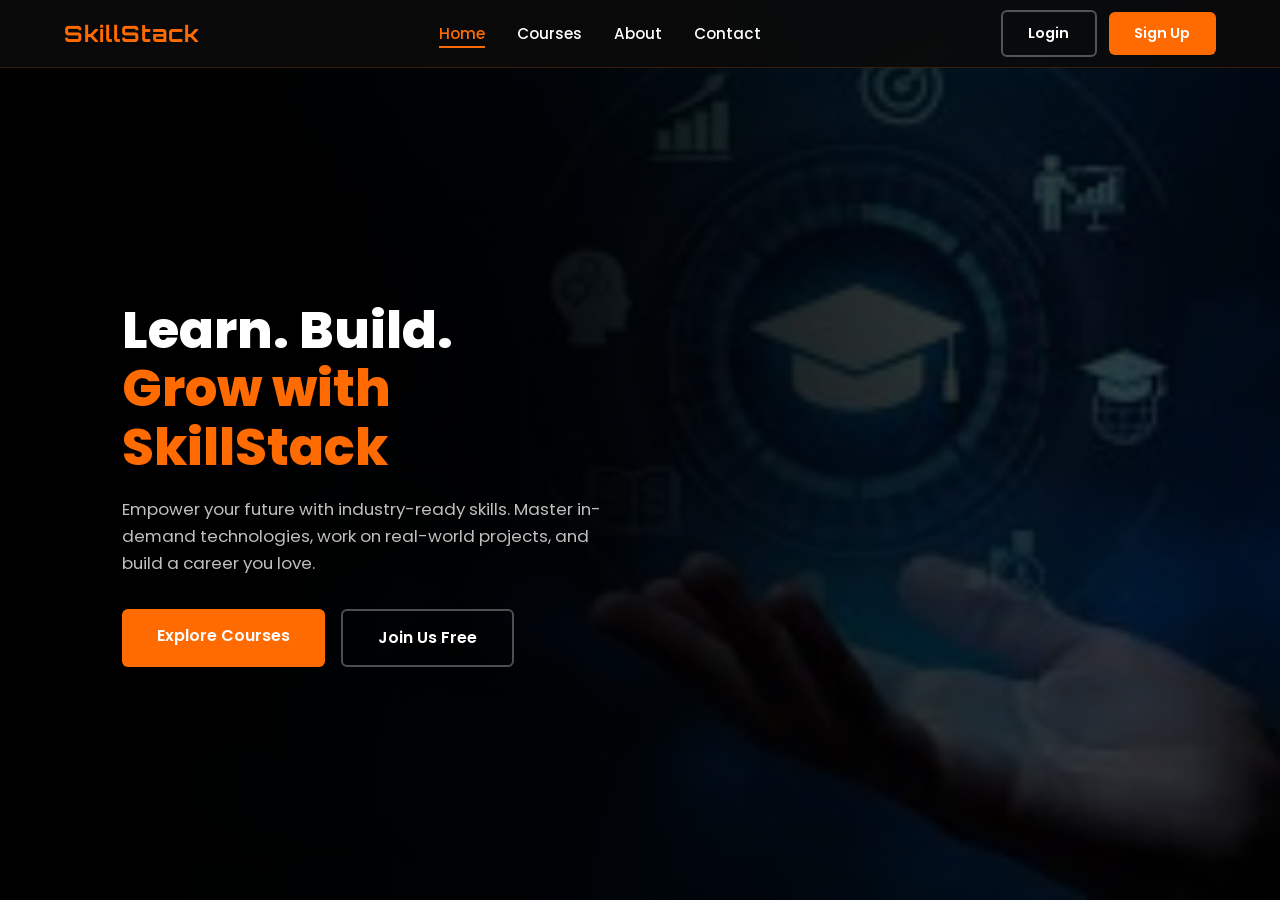
<file: index.html>
<!DOCTYPE html>
<html lang="en">
<head>
  <meta charset="UTF-8">
  <meta name="viewport" content="width=device-width, initial-scale=1.0">
  <title>SkillStack - Learn and Grow</title>
  <link rel="stylesheet" href="styles.css">
</head>
<body>

  <nav class="navbar">
    <div class="icon">
      <h2 class="logo">SkillStack</h2>
    </div>
    <div class="menu">
      <ul>
        <li><a href="index.html" class="active">Home</a></li>
        <li><a href="courses.html">Courses</a></li>
        <li><a href="about.html">About</a></li>
        <li><a href="contact.html">Contact</a></li>
      </ul>
    </div>
    <div class="nav-cta">
      <a href="login.html" class="btn btn-outline">Login</a>
      <a href="signup.html" class="btn btn-primary">Sign Up</a>
    </div>
  </nav>

  <section class="hero">
    <div class="hero-bg"></div>
    <div class="hero-overlay"></div>
    <div class="hero-content">
      <h1>Learn. Build.<br><span>Grow with SkillStack</span></h1>
      <p>Empower your future with industry-ready skills. Master in-demand technologies, work on real-world projects, and build a career you love.</p>
      <div class="hero-btns">
        <a href="courses.html" class="btn btn-primary btn-lg">Explore Courses</a>
        <a href="signup.html" class="btn btn-outline btn-lg">Join Us Free</a>
      </div>
    </div>
  </section>

</body>
</html>
</file>
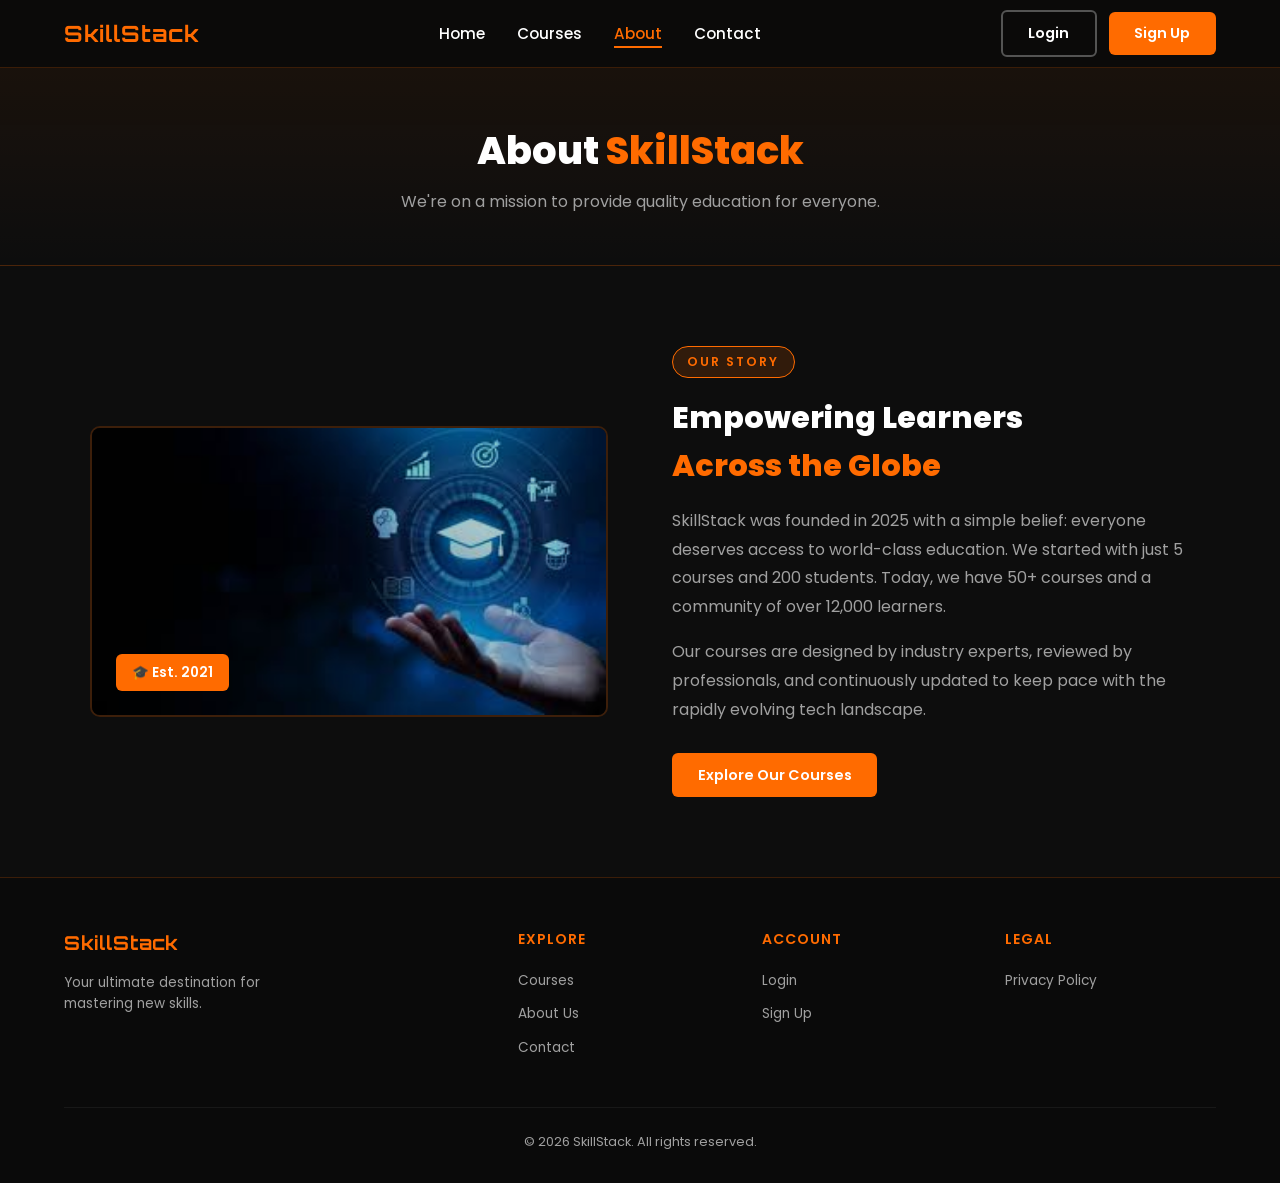
<file: about.html>
<!DOCTYPE html>
<html lang="en">
<head>
  <meta charset="UTF-8">
  <meta name="viewport" content="width=device-width, initial-scale=1.0">
  <title>About Us - SkillStack</title>
  <link rel="stylesheet" href="styles.css">
</head>
<body>

  <nav class="navbar">
    <div class="icon"><h2 class="logo">SkillStack</h2></div>
    <div class="menu">
      <ul>
        <li><a href="index.html">Home</a></li>
        <li><a href="courses.html">Courses</a></li>
        <li><a href="about.html" class="active">About</a></li>
        <li><a href="contact.html">Contact</a></li>
      </ul>
    </div>
    <div class="nav-cta">
      <a href="login.html" class="btn btn-outline">Login</a>
      <a href="signup.html" class="btn btn-primary">Sign Up</a>
    </div>
  </nav>

  <div class="page-banner">
    <h1>About <span>SkillStack</span></h1>
    <p>We're on a mission to provide quality education for everyone.</p>
  </div>

  <section>
    <div class="about-grid">
      <div class="about-img-wrap">
        <img src="images.jpeg" alt="SkillStack Learning Platform">
        <div class="badge">🎓 Est. 2021</div>
      </div>
      <div>
        <div class="hero-tag" style="margin-bottom:1rem;">Our Story</div>
        <h2 style="font-size:1.9rem;font-weight:800;margin-bottom:1rem;">Empowering Learners<br><span style="color:var(--orange);">Across the Globe</span></h2>
        <p style="color:var(--text-muted);margin-bottom:1rem;line-height:1.8;">
          SkillStack was founded in 2025 with a simple belief: everyone deserves access to world-class education. We started with just 5 courses and 200 students. Today, we have 50+ courses and a community of over 12,000 learners.
        </p>
        <p style="color:var(--text-muted);margin-bottom:1.8rem;line-height:1.8;">
          Our courses are designed by industry experts, reviewed by professionals, and continuously updated to keep pace with the rapidly evolving tech landscape.
        </p>
        <a href="courses.html" class="btn btn-primary">Explore Our Courses</a>
      </div>
    </div>
  </section>

  <footer class="footer">
    <div class="footer-grid">
      <div class="footer-brand">
        <h2 class="logo">SkillStack</h2>
        <p>Your ultimate destination for mastering new skills.</p>
      </div>
      <div class="footer-col">
        <h4>Explore</h4>
        <ul>
          <li><a href="courses.html">Courses</a></li>
          <li><a href="about.html">About Us</a></li>
          <li><a href="contact.html">Contact</a></li>
        </ul>
      </div>
      <div class="footer-col">
        <h4>Account</h4>
        <ul>
          <li><a href="login.html">Login</a></li>
          <li><a href="signup.html">Sign Up</a></li>
        </ul>
      </div>
      <div class="footer-col">
        <h4>Legal</h4>
        <ul>
          <li><a href="#">Privacy Policy</a></li>
        </ul>
      </div>
    </div>
    <div class="footer-bottom">
      <p>&copy; 2026 SkillStack. All rights reserved.</p>
    </div>
  </footer>

</body>
</html>
</file>
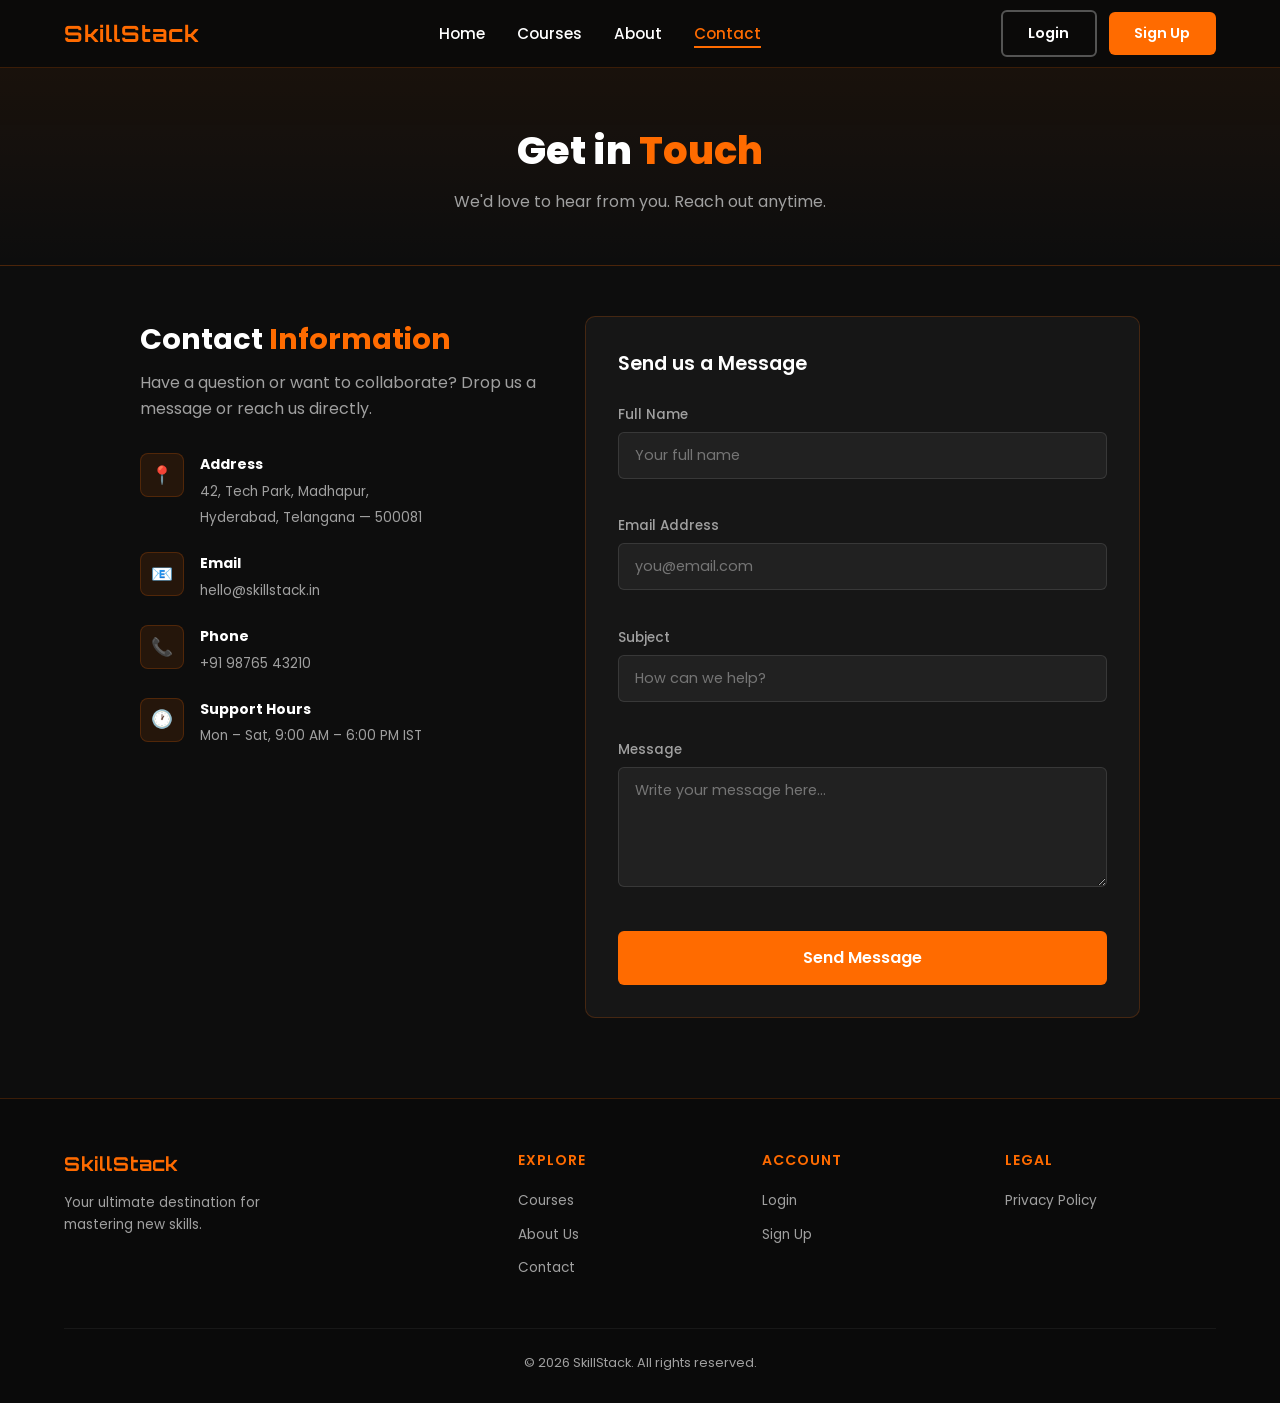
<file: contact.html>
<!DOCTYPE html>
<html lang="en">
<head>
  <meta charset="UTF-8">
  <meta name="viewport" content="width=device-width, initial-scale=1.0">
  <title>Contact - SkillStack</title>
  <link rel="stylesheet" href="styles.css">
</head>
<body>

  <nav class="navbar">
    <div class="icon"><h2 class="logo">SkillStack</h2></div>
    <div class="menu">
      <ul>
        <li><a href="index.html">Home</a></li>
        <li><a href="courses.html">Courses</a></li>
        <li><a href="about.html">About</a></li>
        <li><a href="contact.html" class="active">Contact</a></li>
      </ul>
    </div>
    <div class="nav-cta">
      <a href="login.html" class="btn btn-outline">Login</a>
      <a href="signup.html" class="btn btn-primary">Sign Up</a>
    </div>
  </nav>

  <div class="page-banner">
    <h1>Get in <span>Touch</span></h1>
    <p>We'd love to hear from you. Reach out anytime.</p>
  </div>

  <section class="contact-section" style="padding-top:50px;">
    <div class="contact-grid">

      <div class="contact-info">
        <h2>Contact <span>Information</span></h2>
        <p>Have a question or want to collaborate? Drop us a message or reach us directly.</p>

        <div class="info-item">
          <div class="info-icon">📍</div>
          <div class="info-text">
            <strong>Address</strong>
            <span>42, Tech Park, Madhapur,<br>Hyderabad, Telangana — 500081</span>
          </div>
        </div>

        <div class="info-item">
          <div class="info-icon">📧</div>
          <div class="info-text">
            <strong>Email</strong>
            <span>hello@skillstack.in</span>
          </div>
        </div>

        <div class="info-item">
          <div class="info-icon">📞</div>
          <div class="info-text">
            <strong>Phone</strong>
            <span>+91 98765 43210</span>
          </div>
        </div>

        <div class="info-item">
          <div class="info-icon">🕐</div>
          <div class="info-text">
            <strong>Support Hours</strong>
            <span>Mon – Sat, 9:00 AM – 6:00 PM IST</span>
          </div>
        </div>
      </div>

      <div class="form-card">
        <h3>Send us a Message</h3>
        <div id="contactSuccess" style="display:none;background:rgba(76,175,80,0.1);border:1px solid #4caf50;border-radius:6px;padding:0.9rem 1rem;color:#4caf50;margin-bottom:1rem;font-size:0.9rem;">
          ✅ Message sent successfully! We'll get back to you within 24 hours.
        </div>
        <div class="form-group">
          <label for="cName">Full Name</label>
          <input type="text" id="cName" placeholder="Your full name">
          <span class="error-msg" id="cNameErr"></span>
        </div>
        <div class="form-group">
          <label for="cEmail">Email Address</label>
          <input type="email" id="cEmail" placeholder="you@email.com">
          <span class="error-msg" id="cEmailErr"></span>
        </div>
        <div class="form-group">
          <label for="cSubject">Subject</label>
          <input type="text" id="cSubject" placeholder="How can we help?">
          <span class="error-msg" id="cSubjectErr"></span>
        </div>
        <div class="form-group">
          <label for="cMessage">Message</label>
          <textarea id="cMessage" placeholder="Write your message here..."></textarea>
          <span class="error-msg" id="cMessageErr"></span>
        </div>
        <button class="btn btn-primary btn-full btn-lg" onclick="submitContact()">Send Message</button>
      </div>

    </div>
  </section>

  <footer class="footer">
    <div class="footer-grid">
      <div class="footer-brand">
        <h2 class="logo">SkillStack</h2>
        <p>Your ultimate destination for mastering new skills.</p>
      </div>
      <div class="footer-col">
        <h4>Explore</h4>
        <ul>
          <li><a href="courses.html">Courses</a></li>
          <li><a href="about.html">About Us</a></li>
          <li><a href="contact.html">Contact</a></li>
        </ul>
      </div>
      <div class="footer-col">
        <h4>Account</h4>
        <ul>
          <li><a href="login.html">Login</a></li>
          <li><a href="signup.html">Sign Up</a></li>
        </ul>
      </div>
      <div class="footer-col">
        <h4>Legal</h4>
        <ul>
          <li><a href="#">Privacy Policy</a></li>
        </ul>
      </div>
    </div>
    <div class="footer-bottom">
      <p>&copy; 2026 SkillStack. All rights reserved.</p>
    </div>
  </footer>

  <script src="index.js"></script>
  <script>
    function submitContact() {
      let valid = true;
      const fields = [
        { id: 'cName',    errId: 'cNameErr',    label: 'Name' },
        { id: 'cEmail',   errId: 'cEmailErr',   label: 'Email' },
        { id: 'cSubject', errId: 'cSubjectErr', label: 'Subject' },
        { id: 'cMessage', errId: 'cMessageErr', label: 'Message' },
      ];
      fields.forEach(f => {
        const el = document.getElementById(f.id);
        const err = document.getElementById(f.errId);
        if (!el.value.trim()) {
          err.textContent = `${f.label} is required.`;
          el.classList.add('error');
          valid = false;
        } else if (f.id === 'cEmail' && !/^[^\s@]+@[^\s@]+\.[^\s@]+$/.test(el.value)) {
          err.textContent = 'Enter a valid email address.';
          el.classList.add('error');
          valid = false;
        } else {
          err.textContent = '';
          el.classList.remove('error');
          el.classList.add('success');
        }
      });
      if (valid) {
        document.getElementById('contactSuccess').style.display = 'block';
        fields.forEach(f => {
          document.getElementById(f.id).value = '';
          document.getElementById(f.id).classList.remove('success');
        });
      }
    }
  </script>
</body>
</html>
</file>
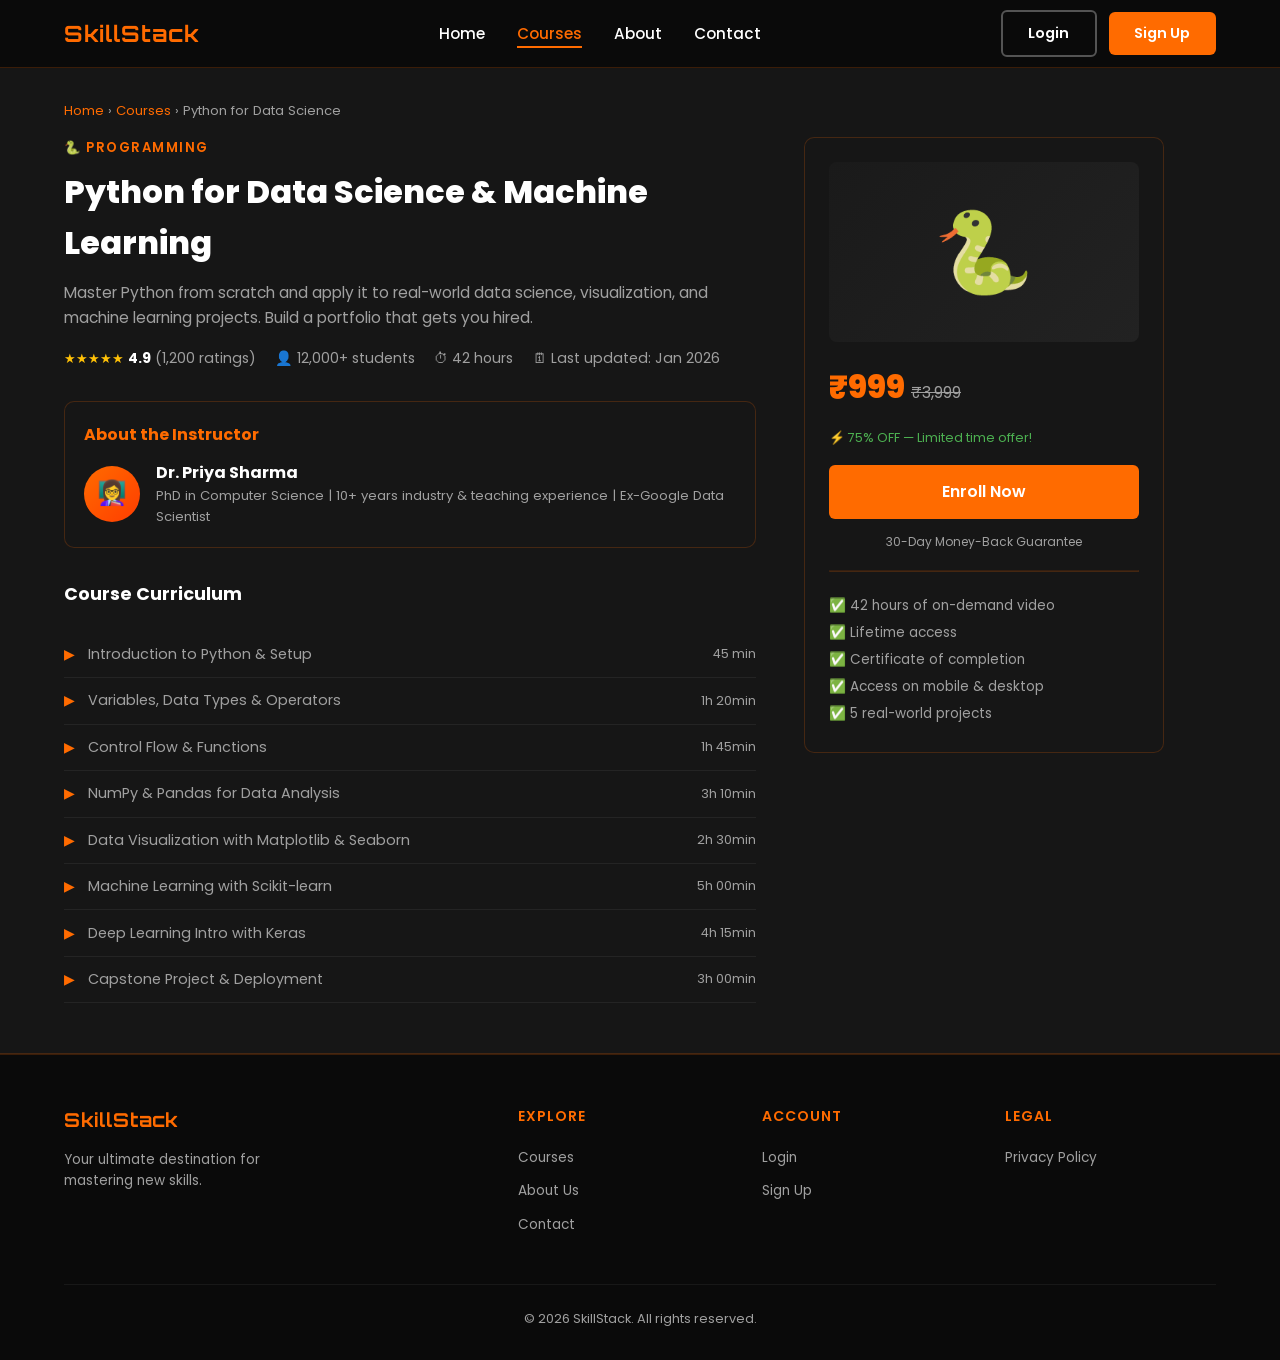
<file: course-detail.html>
<!DOCTYPE html>
<html lang="en">
<head>
  <meta charset="UTF-8">
  <meta name="viewport" content="width=device-width, initial-scale=1.0">
  <title>Python for Data Science &amp; ML - SkillStack</title>
  <link rel="stylesheet" href="styles.css">
</head>
<body>

  <nav class="navbar">
    <div class="icon"><h2 class="logo">SkillStack</h2></div>
    <div class="menu">
      <ul>
        <li><a href="index.html">Home</a></li>
        <li><a href="courses.html" class="active">Courses</a></li>
        <li><a href="about.html">About</a></li>
        <li><a href="contact.html">Contact</a></li>
      </ul>
    </div>
    <div class="nav-cta">
      <a href="login.html" class="btn btn-outline">Login</a>
      <a href="signup.html" class="btn btn-primary">Sign Up</a>
    </div>
  </nav>

  <div class="course-detail-hero">
    <div class="breadcrumb">
      <a href="index.html">Home</a> &rsaquo; <a href="courses.html">Courses</a> &rsaquo; Python for Data Science
    </div>
    <div class="course-detail-grid">
      <div>
        <div class="card-category" style="font-size:0.82rem;margin-bottom:0.5rem;">🐍 Programming</div>
        <h1 style="font-size:2rem;font-weight:800;margin-bottom:0.8rem;">Python for Data Science &amp; Machine Learning</h1>
        <p style="color:var(--text-muted);margin-bottom:1rem;font-size:0.97rem;">
          Master Python from scratch and apply it to real-world data science, visualization, and machine learning projects. Build a portfolio that gets you hired.
        </p>
        <div style="display:flex;gap:1.2rem;flex-wrap:wrap;align-items:center;font-size:0.88rem;color:var(--text-muted);">
          <span><span class="stars">★★★★★</span> <strong style="color:#fff;">4.9</strong> (1,200 ratings)</span>
          <span>👤 12,000+ students</span>
          <span>⏱ 42 hours</span>
          <span>🗓 Last updated: Jan 2026</span>
        </div>

        <div style="margin-top:2rem;padding:1.2rem;background:var(--dark-card);border:1px solid var(--border);border-radius:var(--radius);">
          <h3 style="font-size:1rem;margin-bottom:0.8rem;color:var(--orange);">About the Instructor</h3>
          <div style="display:flex;gap:1rem;align-items:center;">
            <div style="width:56px;height:56px;border-radius:50%;background:linear-gradient(135deg,var(--orange),#ff3d00);display:flex;align-items:center;justify-content:center;font-size:1.5rem;flex-shrink:0;">👩‍🏫</div>
            <div>
              <strong>Dr. Priya Sharma</strong>
              <p style="font-size:0.82rem;color:var(--text-muted);">PhD in Computer Science | 10+ years industry &amp; teaching experience | Ex-Google Data Scientist</p>
            </div>
          </div>
        </div>

        <div style="margin-top:2rem;">
          <h3 style="font-size:1.1rem;margin-bottom:1rem;">Course Curriculum</h3>
          <div class="curriculum-list">
            <div class="curriculum-item"><span class="lesson-icon">▶</span> Introduction to Python &amp; Setup <span style="margin-left:auto;font-size:0.8rem;">45 min</span></div>
            <div class="curriculum-item"><span class="lesson-icon">▶</span> Variables, Data Types &amp; Operators <span style="margin-left:auto;font-size:0.8rem;">1h 20min</span></div>
            <div class="curriculum-item"><span class="lesson-icon">▶</span> Control Flow &amp; Functions <span style="margin-left:auto;font-size:0.8rem;">1h 45min</span></div>
            <div class="curriculum-item"><span class="lesson-icon">▶</span> NumPy &amp; Pandas for Data Analysis <span style="margin-left:auto;font-size:0.8rem;">3h 10min</span></div>
            <div class="curriculum-item"><span class="lesson-icon">▶</span> Data Visualization with Matplotlib &amp; Seaborn <span style="margin-left:auto;font-size:0.8rem;">2h 30min</span></div>
            <div class="curriculum-item"><span class="lesson-icon">▶</span> Machine Learning with Scikit-learn <span style="margin-left:auto;font-size:0.8rem;">5h 00min</span></div>
            <div class="curriculum-item"><span class="lesson-icon">▶</span> Deep Learning Intro with Keras <span style="margin-left:auto;font-size:0.8rem;">4h 15min</span></div>
            <div class="curriculum-item"><span class="lesson-icon">▶</span> Capstone Project &amp; Deployment <span style="margin-left:auto;font-size:0.8rem;">3h 00min</span></div>
          </div>
        </div>
      </div>

      <div>
        <div class="enroll-card">
          <div style="height:180px;background:linear-gradient(135deg,#1a1a1a,#222);border-radius:8px;margin-bottom:1.2rem;display:flex;align-items:center;justify-content:center;font-size:5rem;">🐍</div>
          <div class="price">₹999 <span style="font-size:1rem;color:var(--text-muted);text-decoration:line-through;font-weight:400;">₹3,999</span></div>
          <p style="font-size:0.8rem;color:#4caf50;margin-bottom:1rem;">⚡ 75% OFF — Limited time offer!</p>
          <a href="signup.html" class="btn btn-primary btn-full btn-lg">Enroll Now</a>
          <p style="font-size:0.75rem;color:var(--text-muted);text-align:center;margin-top:0.8rem;">30-Day Money-Back Guarantee</p>
          <hr style="border-color:var(--border);margin:1.2rem 0;">
          <ul style="font-size:0.85rem;color:var(--text-muted);line-height:2;">
            <li>✅ 42 hours of on-demand video</li>
            <li>✅ Lifetime access</li>
            <li>✅ Certificate of completion</li>
            <li>✅ Access on mobile &amp; desktop</li>
            <li>✅ 5 real-world projects</li>
          </ul>
        </div>
      </div>
    </div>
  </div>

  <footer class="footer">
    <div class="footer-grid">
      <div class="footer-brand">
        <h2 class="logo">SkillStack</h2>
        <p>Your ultimate destination for mastering new skills.</p>
      </div>
      <div class="footer-col">
        <h4>Explore</h4>
        <ul>
          <li><a href="courses.html">Courses</a></li>
          <li><a href="about.html">About Us</a></li>
          <li><a href="contact.html">Contact</a></li>
        </ul>
      </div>
      <div class="footer-col">
        <h4>Account</h4>
        <ul>
          <li><a href="login.html">Login</a></li>
          <li><a href="signup.html">Sign Up</a></li>
        </ul>
      </div>
      <div class="footer-col">
        <h4>Legal</h4>
        <ul>
          <li><a href="#">Privacy Policy</a></li>
        </ul>
      </div>
    </div>
    <div class="footer-bottom">
      <p>&copy; 2026 SkillStack. All rights reserved.</p>
    </div>
  </footer>

</body>
</html>
</file>
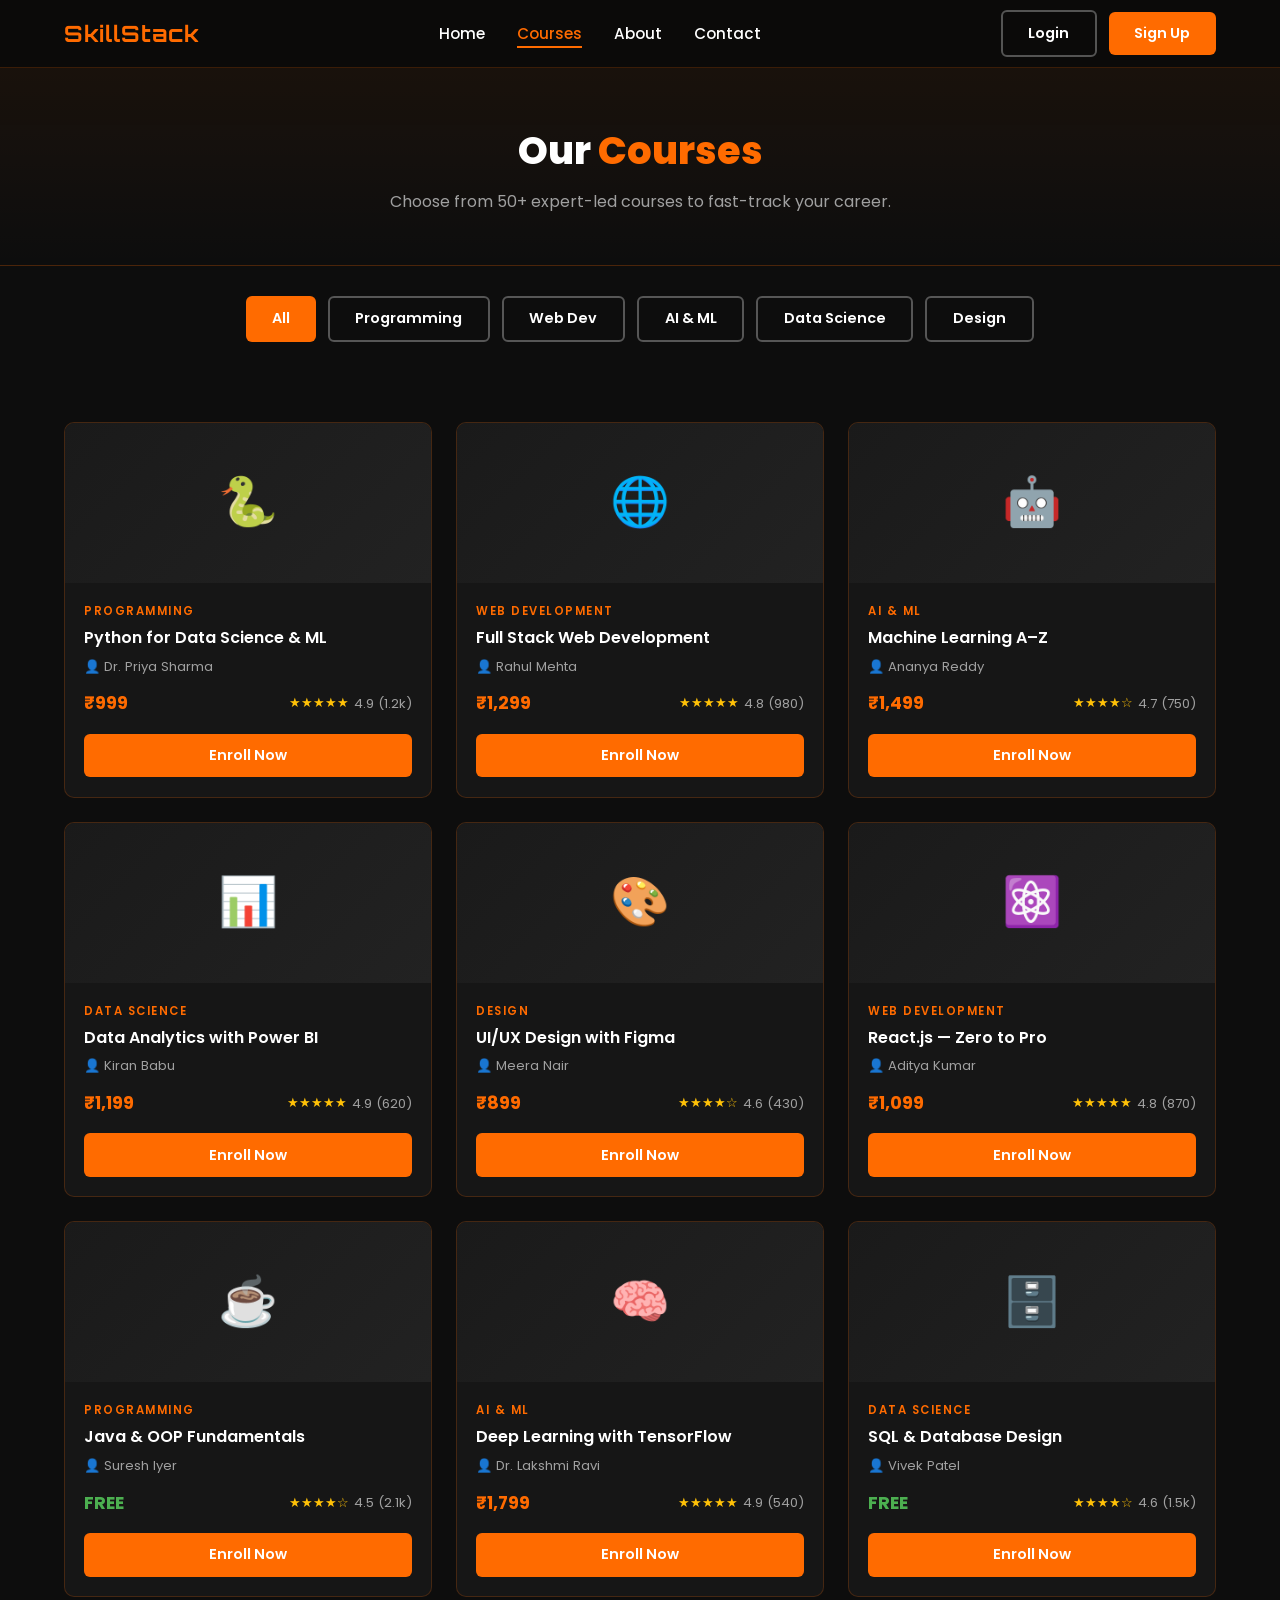
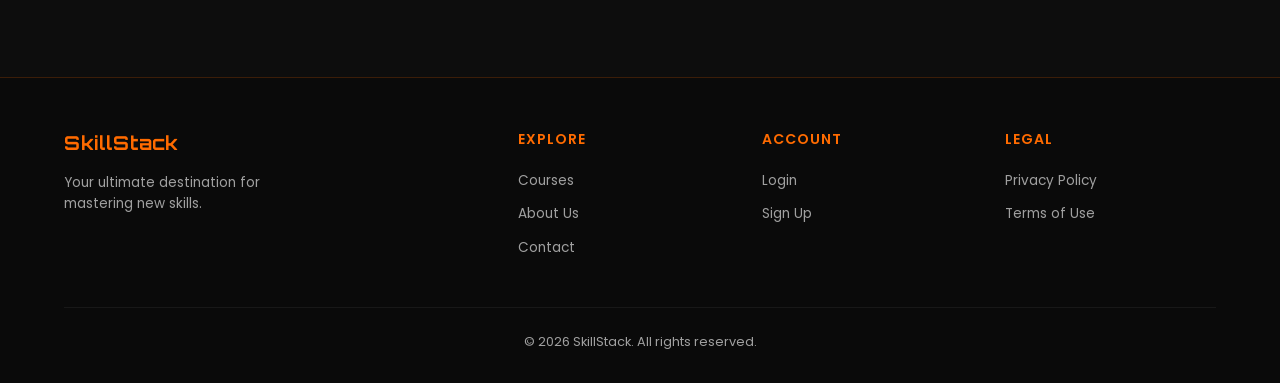
<file: courses.html>
<!DOCTYPE html>
<html lang="en">
<head>
  <meta charset="UTF-8">
  <meta name="viewport" content="width=device-width, initial-scale=1.0">
  <title>Courses - SkillStack</title>
  <link rel="stylesheet" href="styles.css">
</head>
<body>

  <nav class="navbar">
    <div class="icon"><h2 class="logo">SkillStack</h2></div>
    <div class="menu">
      <ul>
        <li><a href="index.html">Home</a></li>
        <li><a href="courses.html" class="active">Courses</a></li>
        <li><a href="about.html">About</a></li>
        <li><a href="contact.html">Contact</a></li>
      </ul>
    </div>
    <div class="nav-cta">
      <a href="login.html" class="btn btn-outline">Login</a>
      <a href="signup.html" class="btn btn-primary">Sign Up</a>
    </div>
  </nav>

  <div class="page-banner">
    <h1>Our <span>Courses</span></h1>
    <p>Choose from 50+ expert-led courses to fast-track your career.</p>
  </div>

  <section style="padding: 30px 5% 0;">
    <div style="display:flex; gap:0.75rem; flex-wrap:wrap; justify-content:center;">
      <button class="btn btn-primary" onclick="filterCourses('all')">All</button>
      <button class="btn btn-outline" onclick="filterCourses('programming')">Programming</button>
      <button class="btn btn-outline" onclick="filterCourses('web')">Web Dev</button>
      <button class="btn btn-outline" onclick="filterCourses('ai')">AI &amp; ML</button>
      <button class="btn btn-outline" onclick="filterCourses('data')">Data Science</button>
      <button class="btn btn-outline" onclick="filterCourses('design')">Design</button>
    </div>
  </section>

  <section id="courses-section">
    <div class="courses-grid" id="coursesGrid">

      <div class="course-card" data-cat="programming">
        <div class="card-thumb">🐍</div>
        <div class="card-body">
          <div class="card-category">Programming</div>
          <h3>Python for Data Science &amp; ML</h3>
          <p class="card-instructor">👤 Dr. Priya Sharma</p>
          <div class="card-meta">
            <span class="card-price">₹999</span>
            <span class="card-rating"><span class="stars">★★★★★</span> 4.9 (1.2k)</span>
          </div>
          <a href="course-detail.html" class="btn btn-primary" style="width:100%;margin-top:1rem;">Enroll Now</a>
        </div>
      </div>

      <div class="course-card" data-cat="web">
        <div class="card-thumb">🌐</div>
        <div class="card-body">
          <div class="card-category">Web Development</div>
          <h3>Full Stack Web Development</h3>
          <p class="card-instructor">👤 Rahul Mehta</p>
          <div class="card-meta">
            <span class="card-price">₹1,299</span>
            <span class="card-rating"><span class="stars">★★★★★</span> 4.8 (980)</span>
          </div>
          <a href="course-detail.html" class="btn btn-primary" style="width:100%;margin-top:1rem;">Enroll Now</a>
        </div>
      </div>

      <div class="course-card" data-cat="ai">
        <div class="card-thumb">🤖</div>
        <div class="card-body">
          <div class="card-category">AI &amp; ML</div>
          <h3>Machine Learning A–Z</h3>
          <p class="card-instructor">👤 Ananya Reddy</p>
          <div class="card-meta">
            <span class="card-price">₹1,499</span>
            <span class="card-rating"><span class="stars">★★★★☆</span> 4.7 (750)</span>
          </div>
          <a href="course-detail.html" class="btn btn-primary" style="width:100%;margin-top:1rem;">Enroll Now</a>
        </div>
      </div>

      <div class="course-card" data-cat="data">
        <div class="card-thumb">📊</div>
        <div class="card-body">
          <div class="card-category">Data Science</div>
          <h3>Data Analytics with Power BI</h3>
          <p class="card-instructor">👤 Kiran Babu</p>
          <div class="card-meta">
            <span class="card-price">₹1,199</span>
            <span class="card-rating"><span class="stars">★★★★★</span> 4.9 (620)</span>
          </div>
          <a href="course-detail.html" class="btn btn-primary" style="width:100%;margin-top:1rem;">Enroll Now</a>
        </div>
      </div>

      <div class="course-card" data-cat="design">
        <div class="card-thumb">🎨</div>
        <div class="card-body">
          <div class="card-category">Design</div>
          <h3>UI/UX Design with Figma</h3>
          <p class="card-instructor">👤 Meera Nair</p>
          <div class="card-meta">
            <span class="card-price">₹899</span>
            <span class="card-rating"><span class="stars">★★★★☆</span> 4.6 (430)</span>
          </div>
          <a href="course-detail.html" class="btn btn-primary" style="width:100%;margin-top:1rem;">Enroll Now</a>
        </div>
      </div>

      <div class="course-card" data-cat="web">
        <div class="card-thumb">⚛️</div>
        <div class="card-body">
          <div class="card-category">Web Development</div>
          <h3>React.js — Zero to Pro</h3>
          <p class="card-instructor">👤 Aditya Kumar</p>
          <div class="card-meta">
            <span class="card-price">₹1,099</span>
            <span class="card-rating"><span class="stars">★★★★★</span> 4.8 (870)</span>
          </div>
          <a href="course-detail.html" class="btn btn-primary" style="width:100%;margin-top:1rem;">Enroll Now</a>
        </div>
      </div>

      <div class="course-card" data-cat="programming">
        <div class="card-thumb">☕</div>
        <div class="card-body">
          <div class="card-category">Programming</div>
          <h3>Java &amp; OOP Fundamentals</h3>
          <p class="card-instructor">👤 Suresh Iyer</p>
          <div class="card-meta">
            <span class="card-price"><span class="free">FREE</span></span>
            <span class="card-rating"><span class="stars">★★★★☆</span> 4.5 (2.1k)</span>
          </div>
          <a href="course-detail.html" class="btn btn-primary" style="width:100%;margin-top:1rem;">Enroll Now</a>
        </div>
      </div>

      <div class="course-card" data-cat="ai">
        <div class="card-thumb">🧠</div>
        <div class="card-body">
          <div class="card-category">AI &amp; ML</div>
          <h3>Deep Learning with TensorFlow</h3>
          <p class="card-instructor">👤 Dr. Lakshmi Ravi</p>
          <div class="card-meta">
            <span class="card-price">₹1,799</span>
            <span class="card-rating"><span class="stars">★★★★★</span> 4.9 (540)</span>
          </div>
          <a href="course-detail.html" class="btn btn-primary" style="width:100%;margin-top:1rem;">Enroll Now</a>
        </div>
      </div>

      <div class="course-card" data-cat="data">
        <div class="card-thumb">🗄️</div>
        <div class="card-body">
          <div class="card-category">Data Science</div>
          <h3>SQL &amp; Database Design</h3>
          <p class="card-instructor">👤 Vivek Patel</p>
          <div class="card-meta">
            <span class="card-price"><span class="free">FREE</span></span>
            <span class="card-rating"><span class="stars">★★★★☆</span> 4.6 (1.5k)</span>
          </div>
          <a href="course-detail.html" class="btn btn-primary" style="width:100%;margin-top:1rem;">Enroll Now</a>
        </div>
      </div>

    </div>
  </section>

  <footer class="footer">
    <div class="footer-grid">
      <div class="footer-brand">
        <h2 class="logo">SkillStack</h2>
        <p>Your ultimate destination for mastering new skills.</p>
      </div>
      <div class="footer-col">
        <h4>Explore</h4>
        <ul>
          <li><a href="courses.html">Courses</a></li>
          <li><a href="about.html">About Us</a></li>
          <li><a href="contact.html">Contact</a></li>
        </ul>
      </div>
      <div class="footer-col">
        <h4>Account</h4>
        <ul>
          <li><a href="login.html">Login</a></li>
          <li><a href="signup.html">Sign Up</a></li>
        </ul>
      </div>
      <div class="footer-col">
        <h4>Legal</h4>
        <ul>
          <li><a href="#">Privacy Policy</a></li>
          <li><a href="#">Terms of Use</a></li>
        </ul>
      </div>
    </div>
    <div class="footer-bottom">
      <p>&copy; 2026 SkillStack. All rights reserved.</p>
    </div>
  </footer>

  <script>
    function filterCourses(cat) {
      const cards = document.querySelectorAll('.course-card');
      cards.forEach(card => {
        card.style.display = (cat === 'all' || card.dataset.cat === cat) ? 'block' : 'none';
      });
      document.querySelectorAll('[onclick]').forEach(btn => {
        btn.classList.remove('btn-primary');
        btn.classList.add('btn-outline');
      });
      event.target.classList.remove('btn-outline');
      event.target.classList.add('btn-primary');
    }
  </script>
</body>
</html>
</file>
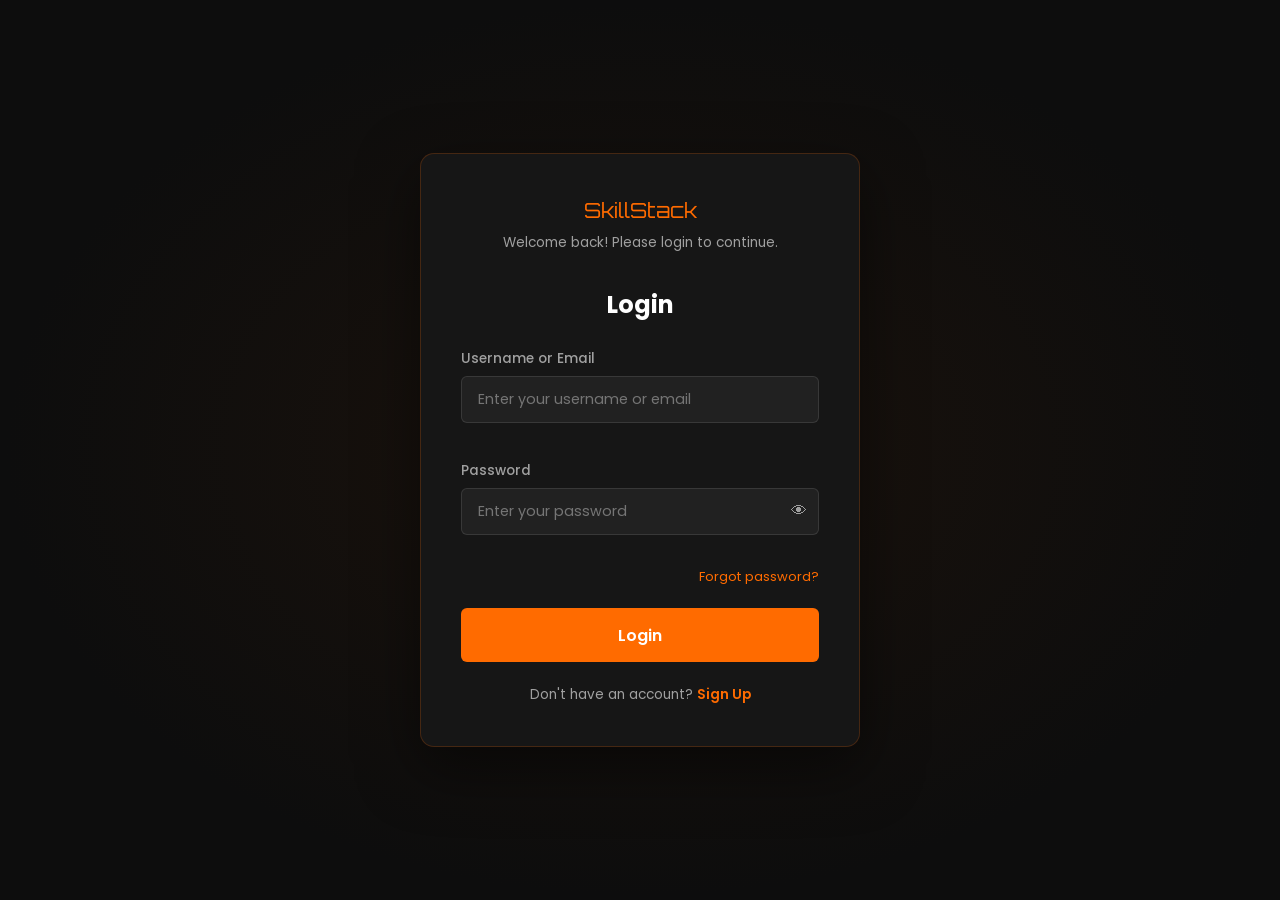
<file: login.html>
<!DOCTYPE html>
<html lang="en">
<head>
  <meta charset="UTF-8">
  <meta name="viewport" content="width=device-width, initial-scale=1.0">
  <title>Login - SkillStack</title>
  <link rel="stylesheet" href="styles.css">
</head>
<body>

  <div class="auth-page">
    <div class="auth-card">
      <div class="auth-logo">SkillStack</div>
      <div class="auth-subtitle">Welcome back! Please login to continue.</div>

      <h2>Login</h2>
      <p class="auth-subtitle" style="margin-bottom:1.5rem;"></p>

      <div id="loginSuccess" style="display:none;background:rgba(76,175,80,0.1);border:1px solid #4caf50;border-radius:6px;padding:0.9rem 1rem;color:#4caf50;margin-bottom:1rem;font-size:0.88rem;">
        ✅ Login successful! Redirecting...
      </div>

      <div class="form-group">
        <label for="loginUser">Username or Email</label>
        <input type="text" id="loginUser" placeholder="Enter your username or email">
        <span class="error-msg" id="loginUserErr"></span>
      </div>

      <div class="form-group">
        <label for="loginPw">Password</label>
        <div class="password-wrap">
          <input type="password" id="loginPw" placeholder="Enter your password">
          <button class="toggle-pw" type="button" onclick="togglePw('loginPw', this)">👁</button>
        </div>
        <span class="error-msg" id="loginPwErr"></span>
      </div>

      <div style="text-align:right;margin-top:-0.5rem;margin-bottom:1.2rem;">
        <a href="#" style="font-size:0.82rem;color:var(--orange);">Forgot password?</a>
      </div>

      <button class="btn btn-primary btn-full btn-lg" onclick="validateLogin()">Login</button>

      <div class="switch-link">
        Don't have an account? <a href="signup.html">Sign Up</a>
      </div>
    </div>
  </div>

  <script src="index.js"></script>
</body>
</html>
</file>
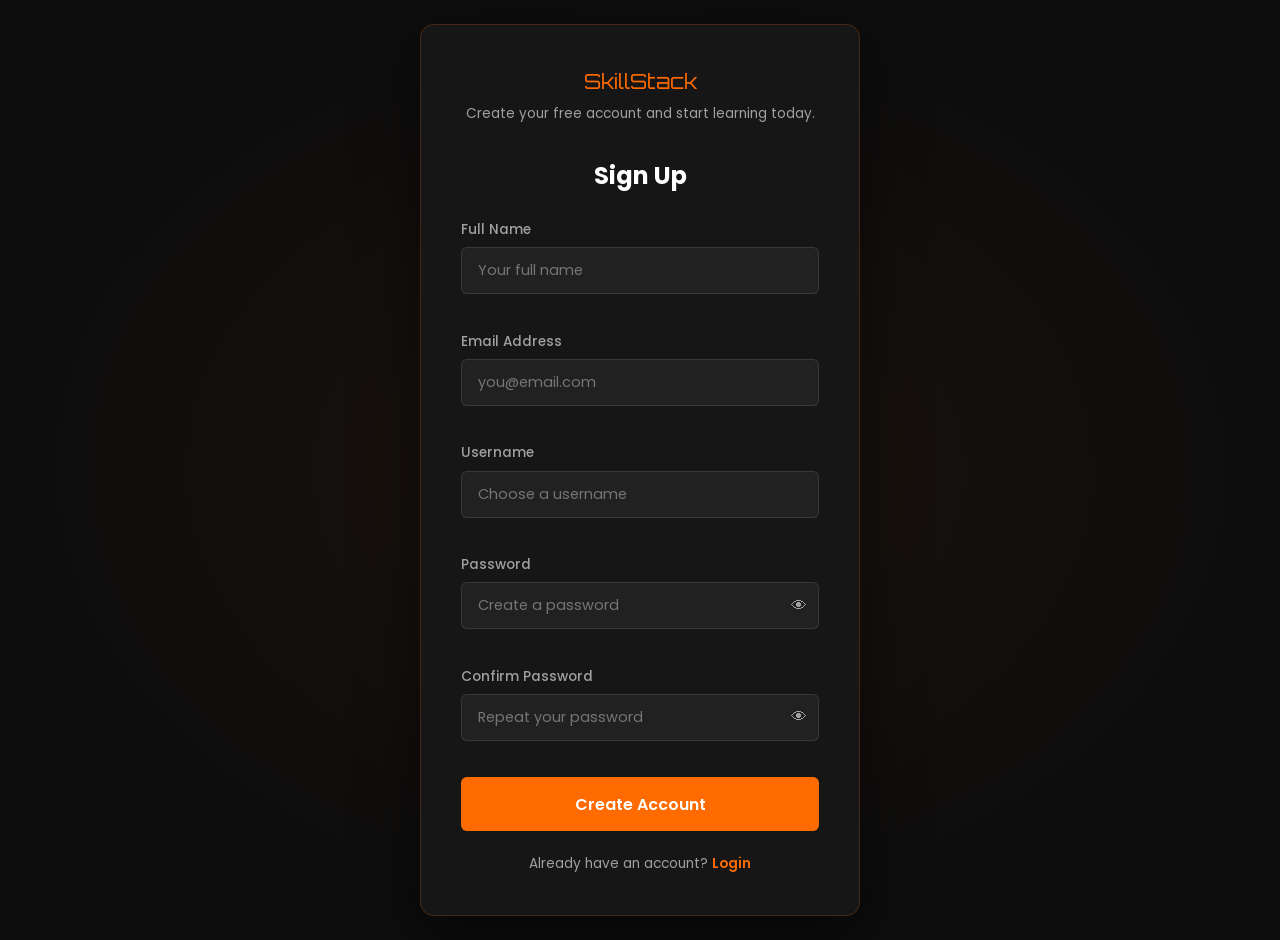
<file: signup.html>
<!DOCTYPE html>
<html lang="en">
<head>
  <meta charset="UTF-8">
  <meta name="viewport" content="width=device-width, initial-scale=1.0">
  <title>Sign Up - SkillStack</title>
  <link rel="stylesheet" href="styles.css">
</head>
<body>

  <div class="auth-page">
    <div class="auth-card">
      <div class="auth-logo">SkillStack</div>
      <div class="auth-subtitle">Create your free account and start learning today.</div>

      <h2>Sign Up</h2>
      <p class="auth-subtitle" style="margin-bottom:1.5rem;"></p>

      <div id="signupSuccess" style="display:none;background:rgba(76,175,80,0.1);border:1px solid #4caf50;border-radius:6px;padding:0.9rem 1rem;color:#4caf50;margin-bottom:1rem;font-size:0.88rem;">
        ✅ Account created! Redirecting to login...
      </div>

      <div class="form-group">
        <label for="spName">Full Name</label>
        <input type="text" id="spName" placeholder="Your full name">
        <span class="error-msg" id="spNameErr"></span>
      </div>

      <div class="form-group">
        <label for="spEmail">Email Address</label>
        <input type="email" id="spEmail" placeholder="you@email.com">
        <span class="error-msg" id="spEmailErr"></span>
      </div>

      <div class="form-group">
        <label for="spUser">Username</label>
        <input type="text" id="spUser" placeholder="Choose a username">
        <span class="error-msg" id="spUserErr"></span>
      </div>

      <div class="form-group">
        <label for="spPw">Password</label>
        <div class="password-wrap">
          <input type="password" id="spPw" placeholder="Create a password">
          <button class="toggle-pw" type="button" onclick="togglePw('spPw', this)">👁</button>
        </div>
        <span class="error-msg" id="spPwErr"></span>
      </div>

      <div class="form-group">
        <label for="spConfirm">Confirm Password</label>
        <div class="password-wrap">
          <input type="password" id="spConfirm" placeholder="Repeat your password">
          <button class="toggle-pw" type="button" onclick="togglePw('spConfirm', this)">👁</button>
        </div>
        <span class="error-msg" id="spConfirmErr"></span>
      </div>

      <button class="btn btn-primary btn-full btn-lg" onclick="validateSignup()">Create Account</button>

      <div class="switch-link">
        Already have an account? <a href="login.html">Login</a>
      </div>
    </div>
  </div>

  <script src="index.js"></script>
</body>
</html>
</file>
<file: styles.css>
@import url('https://fonts.googleapis.com/css2?family=Poppins:wght@300;400;500;600;700;800&family=Orbitron:wght@700&display=swap');

:root {
  --orange:       #ff6b00;
  --orange-light: #ff8c33;
  --dark-bg:      #0d0d0d;
  --dark-card:    #161616;
  --dark-nav:     rgba(10, 10, 10, 0.92);
  --text-primary: #ffffff;
  --text-muted:   #a0a0a0;
  --border:       rgba(255, 107, 0, 0.2);
  --radius:       10px;
  --transition:   0.3s ease;
}

*, *::before, *::after { 
  box-sizing: border-box; 
  margin: 0; 
  padding: 0; 
}

html { 
  scroll-behavior: smooth; 
}

body {
  font-family: 'Poppins', sans-serif;
  background: var(--dark-bg);
  color: var(--text-primary);
  line-height: 1.6;
}

a { 
  text-decoration: none; 
  color: inherit; 
}

ul { 
  list-style: none; 
}

img { 
  max-width: 100%; 
  display: block; 
}

.navbar {
  position: fixed;
  top: 0; left: 0; right: 0;
  z-index: 1000;
  display: flex;
  align-items: center;
  justify-content: space-between;
  padding: 0 5%;
  height: 68px;
  background: var(--dark-nav);
  backdrop-filter: blur(12px);
  border-bottom: 1px solid var(--border);
}

.logo {
  font-family: 'Orbitron', sans-serif;
  font-size: 1.4rem;
  color: var(--orange);
  letter-spacing: 1px;
}

.menu ul {
  display: flex;
  gap: 2rem;
}

.menu ul li a {
  font-size: 0.95rem;
  font-weight: 500;
  color: var(--text-primary);
  transition: color var(--transition);
  position: relative;
  padding-bottom: 4px;
}

.menu ul li a::after {
  content: '';
  position: absolute;
  bottom: 0; left: 0;
  width: 0; height: 2px;
  background: var(--orange);
  transition: width var(--transition);
}

.menu ul li a:hover,
.menu ul li a.active { 
  color: var(--orange); 
}

.menu ul li a:hover::after,
.menu ul li a.active::after { 
  width: 100%; 
}

.nav-cta {
  display: flex;
  gap: 0.75rem;
  align-items: center;
}

.btn {
  display: inline-block;
  padding: 0.65rem 1.6rem;
  border-radius: 6px;
  font-family: 'Poppins', sans-serif;
  font-size: 0.9rem;
  font-weight: 600;
  cursor: pointer;
  border: none;
  transition: all var(--transition);
  text-align: center;
}

.btn-primary {
  background: var(--orange);
  color: #fff;
}

.btn-primary:hover {
  background: var(--orange-light);
  transform: translateY(-2px);
  box-shadow: 0 6px 20px rgba(255, 107, 0, 0.4);
}

.btn-outline {
  background: transparent;
  color: var(--text-primary);
  border: 2px solid rgba(255,255,255,0.3);
}

.btn-outline:hover {
  border-color: var(--orange);
  color: var(--orange);
  transform: translateY(-2px);
}

.btn-lg {
  padding: 0.9rem 2.2rem;
  font-size: 1rem;
}

.hero {
  position: relative;
  min-height: 100vh;
  display: flex;
  align-items: center;
  overflow: hidden;
}

.hero-bg {
  position: absolute;
  inset: 0;
  background-image: url('images.jpeg');
  background-size: cover;
  background-position: center right;
  filter: brightness(0.35);
  z-index: 0;
}

.hero-overlay {
  position: absolute;
  inset: 0;
  background: linear-gradient(
    to right,
    rgba(0,0,0,0.92) 0%,
    rgba(0,0,0,0.75) 45%,
    rgba(0,0,0,0.10) 100%
  );
  z-index: 1;
}

.hero-content {
  position: relative;
  z-index: 2;
  max-width: 600px;
  padding: 0 5%;
  padding-top: 68px;
}

.hero-tag {
  display: inline-block;
  background: rgba(255,107,0,0.15);
  border: 1px solid var(--orange);
  color: var(--orange);
  font-size: 0.78rem;
  font-weight: 600;
  letter-spacing: 2px;
  text-transform: uppercase;
  padding: 0.3rem 0.9rem;
  border-radius: 50px;
  margin-bottom: 1.2rem;
}

.hero-content h1 {
  font-size: clamp(2rem, 4vw, 3.4rem);
  font-weight: 800;
  line-height: 1.15;
  margin-bottom: 1.2rem;
}

.hero-content h1 span { 
  color: var(--orange); 
}

.hero-content p {
  font-size: 1.05rem;
  color: rgba(255,255,255,0.75);
  margin-bottom: 2rem;
  max-width: 480px;
}

.hero-btns {
  display: flex;
  gap: 1rem;
  flex-wrap: wrap;
}

section {
  padding: 80px 5%;
}

.section-header {
  text-align: center;
  margin-bottom: 3rem;
}

.section-header h2 {
  font-size: clamp(1.6rem, 3vw, 2.4rem);
  font-weight: 700;
  margin-bottom: 0.5rem;
}

.section-header h2 span { 
  color: var(--orange); 
}

.section-header p {
  color: var(--text-muted);
  font-size: 1rem;
  max-width: 520px;
  margin: 0 auto;
}

.divider {
  width: 50px;
  height: 3px;
  background: var(--orange);
  margin: 0.8rem auto 0;
  border-radius: 2px;
}

.courses-grid {
  display: grid;
  grid-template-columns: repeat(auto-fill, minmax(290px, 1fr));
  gap: 1.5rem;
}

.course-card {
  background: var(--dark-card);
  border: 1px solid var(--border);
  border-radius: var(--radius);
  overflow: hidden;
  transition: transform var(--transition), box-shadow var(--transition), border-color var(--transition);
}

.course-card:hover {
  transform: translateY(-6px);
  box-shadow: 0 12px 40px rgba(255,107,0,0.15);
  border-color: var(--orange);
}

.course-card .card-thumb {
  height: 160px;
  background: linear-gradient(135deg, #1a1a1a, #222);
  display: flex;
  align-items: center;
  justify-content: center;
  font-size: 3rem;
}

.course-card .card-body {
  padding: 1.2rem;
}

.card-category {
  font-size: 0.72rem;
  font-weight: 600;
  letter-spacing: 1.5px;
  text-transform: uppercase;
  color: var(--orange);
  margin-bottom: 0.4rem;
}

.card-body h3 {
  font-size: 1rem;
  font-weight: 600;
  margin-bottom: 0.4rem;
  line-height: 1.4;
}

.card-instructor {
  font-size: 0.82rem;
  color: var(--text-muted);
  margin-bottom: 0.8rem;
}

.card-meta {
  display: flex;
  align-items: center;
  justify-content: space-between;
}

.card-price {
  font-size: 1.1rem;
  font-weight: 700;
  color: var(--orange);
}

.card-price .free { 
  color: #4caf50; 
}

.card-rating {
  display: flex;
  align-items: center;
  gap: 0.3rem;
  font-size: 0.82rem;
  color: var(--text-muted);
}

.stars { 
  color: #ffc107; 
  font-size: 0.8rem; 
}

.course-detail-hero {
  background: var(--dark-card);
  border-bottom: 1px solid var(--border);
  padding: 100px 5% 50px;
}

.course-detail-hero .breadcrumb {
  font-size: 0.82rem;
  color: var(--text-muted);
  margin-bottom: 1rem;
}

.course-detail-hero .breadcrumb a { 
  color: var(--orange); 
}

.course-detail-grid {
  display: grid;
  grid-template-columns: 1fr 360px;
  gap: 3rem;
  max-width: 1100px;
}

.enroll-card {
  background: var(--dark-card);
  border: 1px solid var(--border);
  border-radius: var(--radius);
  padding: 1.5rem;
  position: sticky;
  top: 90px;
}

.enroll-card .price {
  font-size: 2rem;
  font-weight: 800;
  color: var(--orange);
  margin-bottom: 1rem;
}

.curriculum-list {
  margin-top: 1.5rem;
}

.curriculum-item {
  display: flex;
  align-items: center;
  gap: 0.8rem;
  padding: 0.7rem 0;
  border-bottom: 1px solid rgba(255,255,255,0.06);
  font-size: 0.9rem;
  color: var(--text-muted);
}

.curriculum-item .lesson-icon { 
  color: var(--orange); 
}

.about-hero {
  padding: 120px 5% 60px;
  text-align: center;
  background: radial-gradient(ellipse at top, rgba(255,107,0,0.08) 0%, transparent 65%);
}

.about-grid {
  display: grid;
  grid-template-columns: 1fr 1fr;
  gap: 4rem;
  align-items: center;
  max-width: 1100px;
  margin: 0 auto;
}

.about-img-wrap {
  position: relative;
  border-radius: var(--radius);
  overflow: hidden;
  border: 2px solid var(--border);
}

.about-img-wrap img {
  width: 100%;
  object-fit: cover;
  filter: brightness(0.8);
}

.about-img-wrap .badge {
  position: absolute;
  bottom: 1.5rem;
  left: 1.5rem;
  background: var(--orange);
  color: #fff;
  padding: 0.5rem 1rem;
  border-radius: 6px;
  font-weight: 600;
  font-size: 0.85rem;
}

.team-grid {
  display: grid;
  grid-template-columns: repeat(auto-fill, minmax(200px, 1fr));
  gap: 1.5rem;
  margin-top: 2rem;
}

.team-card {
  background: var(--dark-card);
  border: 1px solid var(--border);
  border-radius: var(--radius);
  padding: 1.5rem;
  text-align: center;
  transition: border-color var(--transition), transform var(--transition);
}

.team-card:hover {
  border-color: var(--orange);
  transform: translateY(-4px);
}

.team-avatar {
  width: 70px; height: 70px;
  border-radius: 50%;
  background: linear-gradient(135deg, var(--orange), #ff3d00);
  margin: 0 auto 1rem;
  display: flex;
  align-items: center;
  justify-content: center;
  font-size: 1.8rem;
}

.team-card h4 { 
  font-size: 0.95rem; 
  font-weight: 600; 
  margin-bottom: 0.2rem; 
}
.team-card p  { 
  font-size: 0.8rem; 
  color: var(--text-muted); 
}

.contact-section {
  padding: 120px 5% 80px;
}

.contact-grid {
  display: grid;
  grid-template-columns: 1fr 1.4fr;
  gap: 3rem;
  max-width: 1000px;
  margin: 0 auto;
}

.contact-info h2 {
  font-size: 1.8rem;
  font-weight: 700;
  margin-bottom: 0.5rem;
}

.contact-info h2 span { 
  color: var(--orange); 
}

.contact-info p { 
  color: var(--text-muted); 
  margin-bottom: 2rem; 
}

.info-item {
  display: flex;
  align-items: flex-start;
  gap: 1rem;
  margin-bottom: 1.4rem;
}

.info-icon {
  width: 44px; height: 44px;
  background: rgba(255,107,0,0.1);
  border: 1px solid var(--border);
  border-radius: 8px;
  display: flex;
  align-items: center;
  justify-content: center;
  font-size: 1.1rem;
  flex-shrink: 0;
}

.info-text strong { 
  display: block; 
  font-size: 0.88rem; 
  margin-bottom: 0.15rem; 
}

.info-text span   { 
  font-size: 0.85rem; 
  color: var(--text-muted); 
}


.form-card {
  background: var(--dark-card);
  border: 1px solid var(--border);
  border-radius: var(--radius);
  padding: 2rem;
}

.form-card h3 {
  font-size: 1.2rem;
  font-weight: 600;
  margin-bottom: 1.5rem;
}

.form-group {
  margin-bottom: 1.2rem;
}

.form-group label {
  display: block;
  font-size: 0.85rem;
  font-weight: 500;
  margin-bottom: 0.4rem;
  color: var(--text-muted);
}

.form-group input,
.form-group textarea,
.form-group select {
  width: 100%;
  padding: 0.75rem 1rem;
  background: rgba(255,255,255,0.05);
  border: 1px solid rgba(255,255,255,0.1);
  border-radius: 6px;
  color: var(--text-primary);
  font-family: 'Poppins', sans-serif;
  font-size: 0.9rem;
  transition: border-color var(--transition), box-shadow var(--transition);
  outline: none;
}

.form-group input:focus,
.form-group textarea:focus {
  border-color: var(--orange);
  box-shadow: 0 0 0 3px rgba(255,107,0,0.12);
}

.form-group input.error { 
  border-color: #ff4444; 
}

.form-group input.success { 
  border-color: #4caf50; 
}

.form-group textarea { 
  resize: vertical; 
  min-height: 120px; 
}

.error-msg {
  display: block;
  font-size: 0.78rem;
  color: #ff4444;
  margin-top: 0.3rem;
  min-height: 1em;
}

.btn-full { width: 100%; }

.auth-page {
  min-height: 100vh;
  display: flex;
  align-items: center;
  justify-content: center;
  background: radial-gradient(ellipse at center, rgba(255,107,0,0.06) 0%, var(--dark-bg) 70%);
  padding: 1.5rem;
}

.auth-card {
  background: var(--dark-card);
  border: 1px solid var(--border);
  border-radius: 14px;
  padding: 2.5rem;
  width: 100%;
  max-width: 440px;
  box-shadow: 0 20px 60px rgba(0,0,0,0.5);
}

.auth-card .auth-logo {
  font-family: 'Orbitron', sans-serif;
  font-size: 1.3rem;
  color: var(--orange);
  text-align: center;
  margin-bottom: 0.3rem;
}

.auth-card .auth-subtitle {
  text-align: center;
  font-size: 0.85rem;
  color: var(--text-muted);
  margin-bottom: 2rem;
}

.auth-card h2 {
  font-size: 1.5rem;
  font-weight: 700;
  text-align: center;
  margin-bottom: 0.2rem;
}

.auth-card .switch-link {
  text-align: center;
  margin-top: 1.4rem;
  font-size: 0.85rem;
  color: var(--text-muted);
}

.auth-card .switch-link a { 
  color: var(--orange); 
  font-weight: 600; 
}

.auth-card .switch-link a:hover { 
  text-decoration: underline; 
}

.password-wrap {
  position: relative;
}

.toggle-pw {
  position: absolute;
  right: 12px;
  top: 50%;
  transform: translateY(-50%);
  background: none;
  border: none;
  color: var(--text-muted);
  cursor: pointer;
  font-size: 1rem;
  padding: 0;
  line-height: 1;
}

.footer {
  background: #0a0a0a;
  border-top: 1px solid var(--border);
  padding: 50px 5% 30px;
}

.footer-grid {
  display: grid;
  grid-template-columns: 2fr 1fr 1fr 1fr;
  gap: 2rem;
  margin-bottom: 2.5rem;
}

.footer-brand .logo { 
  font-size: 1.2rem; 
  margin-bottom: 0.8rem; 
}

.footer-brand p { 
  font-size: 0.85rem; 
  color: var(--text-muted); 
  max-width: 240px; 
}

.footer-col h4 {
  font-size: 0.88rem;
  font-weight: 600;
  text-transform: uppercase;
  letter-spacing: 1px;
  margin-bottom: 1rem;
  color: var(--orange);
}

.footer-col ul li { 
  margin-bottom: 0.5rem; 
}

.footer-col ul li a {
  font-size: 0.85rem;
  color: var(--text-muted);
  transition: color var(--transition);
}

.footer-col ul li a:hover { color: var(--orange); }

.footer-bottom {
  border-top: 1px solid rgba(255,255,255,0.06);
  padding-top: 1.5rem;
  text-align: center;
  font-size: 0.8rem;
  color: var(--text-muted);
}

.page-banner {
  padding: 120px 5% 50px;
  background: linear-gradient(to bottom, rgba(255,107,0,0.07), transparent);
  border-bottom: 1px solid var(--border);
  text-align: center;
}

.page-banner h1 { 
  font-size: clamp(1.8rem, 3vw, 2.8rem); 
  font-weight: 800; 
}

.page-banner h1 span { 
  color: var(--orange); 
}

.page-banner p { 
  color: var(--text-muted); 
  margin-top: 0.5rem; 
}

@media (max-width: 900px) {
  .about-grid,
  .contact-grid,
  .course-detail-grid { 
    grid-template-columns: 1fr; 
  }
  .footer-grid { 
    grid-template-columns: 1fr 1fr; 
  }
}

@media (max-width: 640px) {
  .menu ul { 
    gap: 1rem; 
  }
  .nav-cta { 
    display: none; 
  }
  .footer-grid { 
    grid-template-columns: 1fr; 
  }
  .hero-content h1 { 
    font-size: 1.9rem; 
  }
}
</file>
